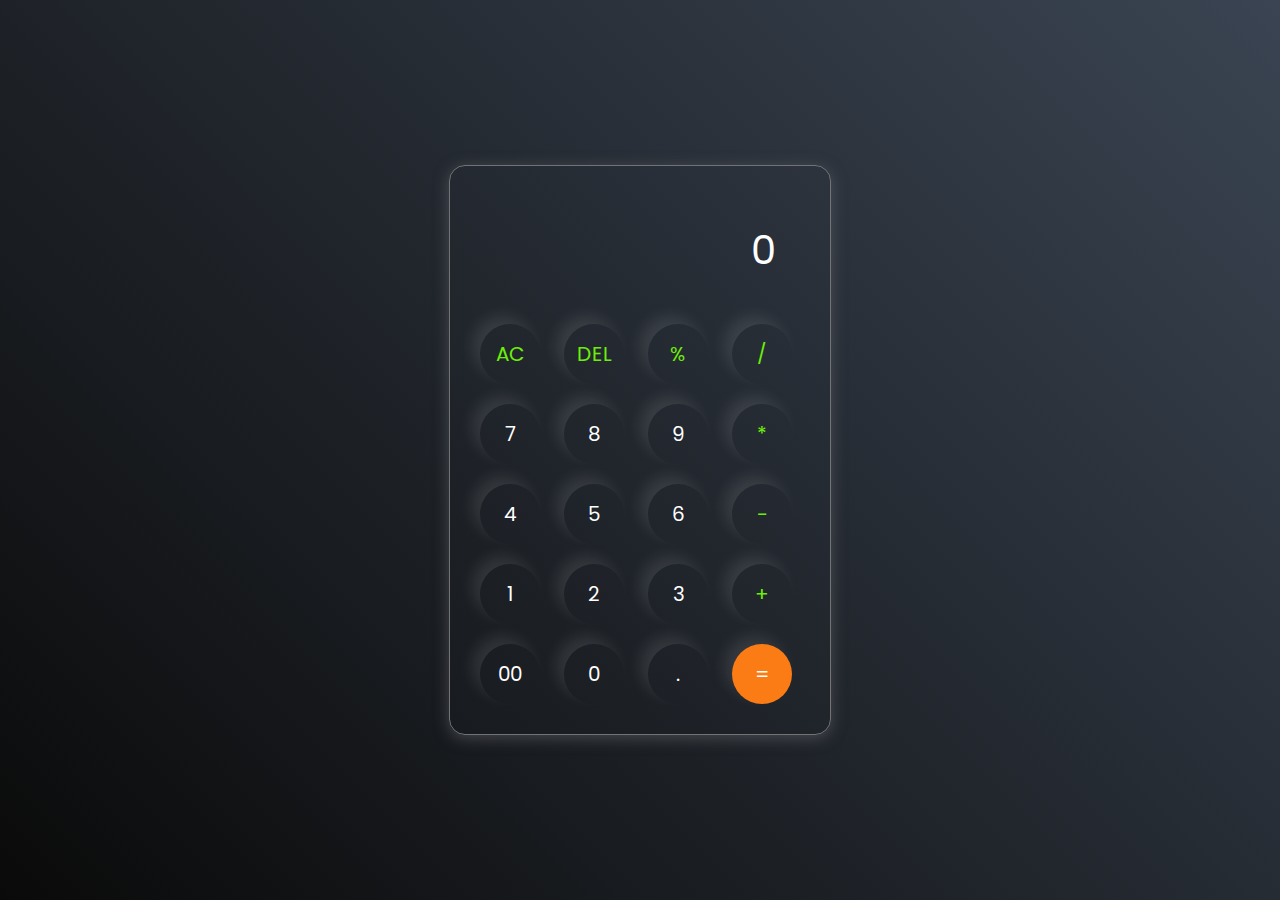
<file: Calculator-App/index.html>
<!DOCTYPE html>
<html lang="en">

<head>
    <meta charset="UTF-8" />
    <meta http-equiv="X-UA-Compatible" content="IE=edge" />
    <meta name="viewport" content="width=device-width, initial-scale=1.0" />
    <link rel="stylesheet" href="style.css" />
    <title>Calculator</title>
</head>

<body>
    <div class="container">
        <div class="calculator">
            <input type="text" id="inputBox" placeholder="0" />
            <div>
                <button class="button operator">AC</button>
                <button class="button operator">DEL</button>
                <button class="button operator">%</button>
                <button class="button operator">/</button>
            </div>
            <div>
                <button class="button">7</button>
                <button class="button">8</button>
                <button class="button">9</button>
                <button class="button operator">*</button>
            </div>
            <div>
                <button class="button">4</button>
                <button class="button">5</button>
                <button class="button">6</button>
                <button class="button operator">-</button>
            </div>
            <div>
                <button class="button">1</button>
                <button class="button">2</button>
                <button class="button">3</button>
                <button class="button operator">+</button>
            </div>

            <div>
                <button class="button">00</button>
                <button class="button">0</button>
                <button class="button">.</button>
                <button class="button equalBtn">=</button>
            </div>
        </div>
    </div>

    <script src="script.js"></script>
</body>

</html>
</file>
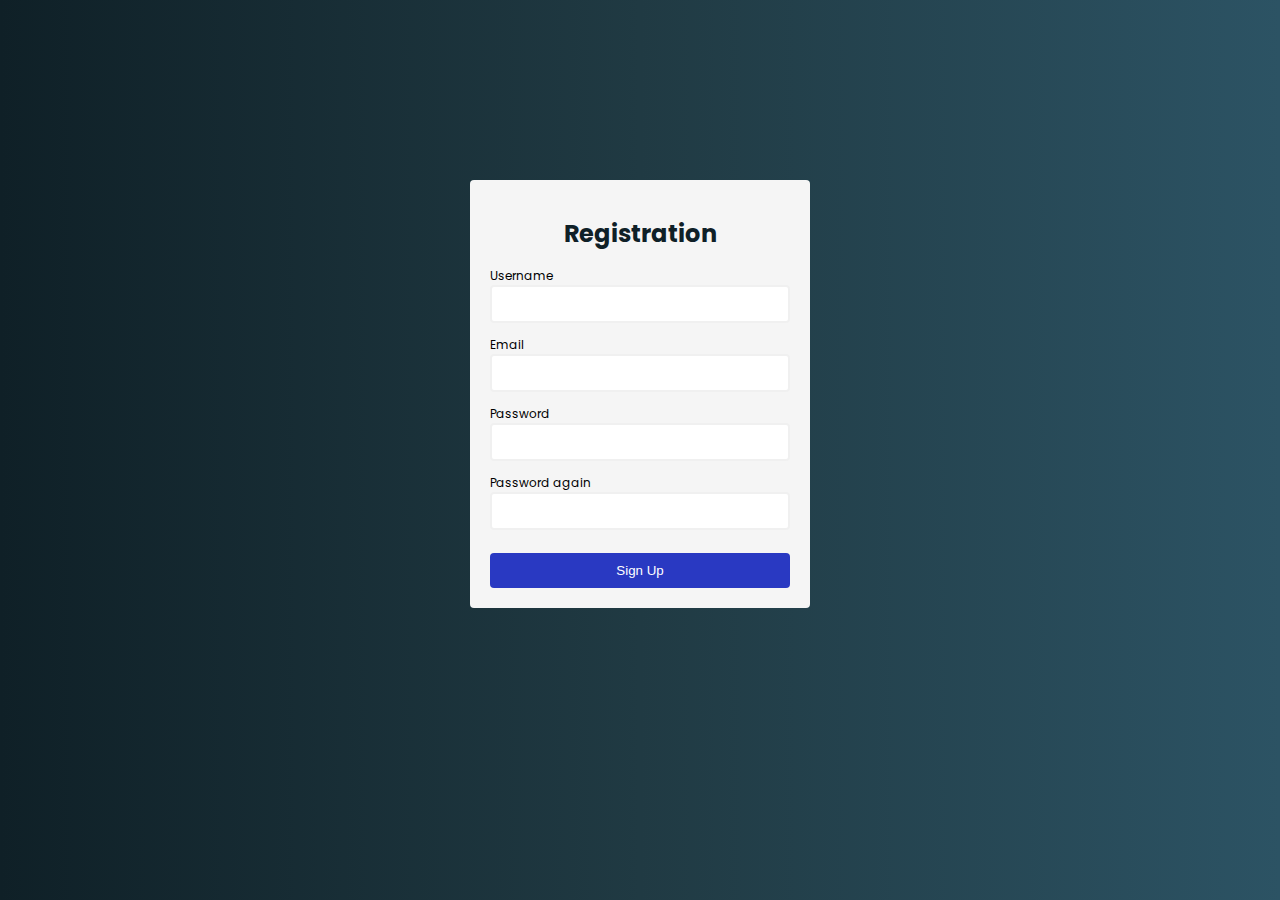
<file: registration-app/index.html>
<!DOCTYPE html>
<html lang="en">

<head>
    <meta charset="UTF-8">
    <meta http-equiv="X-UA-Compatible" content="IE=edge">
    <meta name="viewport" content="width=device-width, initial-scale=1.0">
    <title>Form Validation</title>
    <link rel="preconnect" href="https://fonts.googleapis.com">
    <link rel="preconnect" href="https://fonts.gstatic.com" crossorigin>
    <link href="https://fonts.googleapis.com/css2?family=Poppins:wght@400;700&display=swap" rel="stylesheet">
    <link rel="stylesheet" href="./style.css">
    <script defer src="app.js"></script>
</head>

<body>
    <div class="container">
        <form id="form" action="/">
            <h1>Registration</h1>
            <div class="input-control">
                <label for="username">Username</label>
                <input id="username" name="username" type="text">
                <div class="error"></div>
            </div>
            <div class="input-control">
                <label for="email">Email</label>
                <input id="email" name="email" type="text">
                <div class="error"></div>
            </div>
            <div class="input-control">
                <label for="password">Password</label>
                <input id="password" name="password" type="password">
                <div class="error"></div>
            </div>
            <div class="input-control">
                <label for="password2">Password again</label>
                <input id="password2" name="password2" type="password">
                <div class="error"></div>
            </div>
            <button type="submit">Sign Up</button>
        </form>
    </div>
</body>

</html>
</file>
<file: Calculator-App/style.css>
@import url('https://fonts.googleapis.com/css2?family=Poppins:wght@500&display=swap');

* {
    margin: 0;
    padding: 0;
    box-sizing: border-box;
    font-family: 'Poppins', sans-serif;
}

body {
    width: 100%;
    height: 100vh;
    display: flex;
    justify-content: center;
    align-items: center;
    background: linear-gradient(45deg, #0a0a0a, #3a4452);
}

.calculator {
    border: 1px solid #717377;
    padding: 20px;
    border-radius: 16px;
    background: transparent;
    box-shadow: 0px 3px 15px rgba(113, 115, 119, 0.5);

}

input {
    width: 320px;
    border: none;
    padding: 24px;
    margin: 10px;
    background: transparent;
    box-shadow: 0px 3px 15px rgbs(84, 84, 84, 0.1);
    font-size: 40px;
    text-align: right;
    cursor: pointer;
    color: #ffffff;
}

input::placeholder {
    color: #ffffff;
}

button {
    border: none;
    width: 60px;
    height: 60px;
    margin: 10px;
    border-radius: 50%;
    background: transparent;
    color: #ffffff;
    font-size: 20px;
    box-shadow: -8px -8px 15px rgba(255, 255, 255, 0.1);
    cursor: pointer;
}

.equalBtn {
    background-color: #fb7c14;
}

.operator {
    color: #6dee0a;
}
</file>
<file: registration-app/style.css>
body {
    background: linear-gradient(to right, #0f2027, #203a43, #2c5364);
    font-family: 'Poppins', sans-serif;
}

#form {
    width: 300px;
    margin: 20vh auto 0 auto;
    padding: 20px;
    background-color: whitesmoke;
    border-radius: 4px;
    font-size: 12px;
}

#form h1 {
    color: #0f2027;
    text-align: center;
}

#form button {
    padding: 10px;
    margin-top: 10px;
    width: 100%;
    color: white;
    background-color: rgb(41, 57, 194);
    border: none;
    border-radius: 4px;
}

.input-control {
    display: flex;
    flex-direction: column;
}

.input-control input {
    border: 2px solid #f0f0f0;
    border-radius: 4px;
    display: block;
    font-size: 12px;
    padding: 10px;
    /* width: 100%; */
}

.input-control input:focus {
    outline: 0;
}

.input-control.success input {
    border-color: #09c372;
}

.input-control.error input {
    border-color: #ff3860;
}

.input-control .error {
    color: #ff3860;
    font-size: 9px;
    height: 13px;
}
</file>
